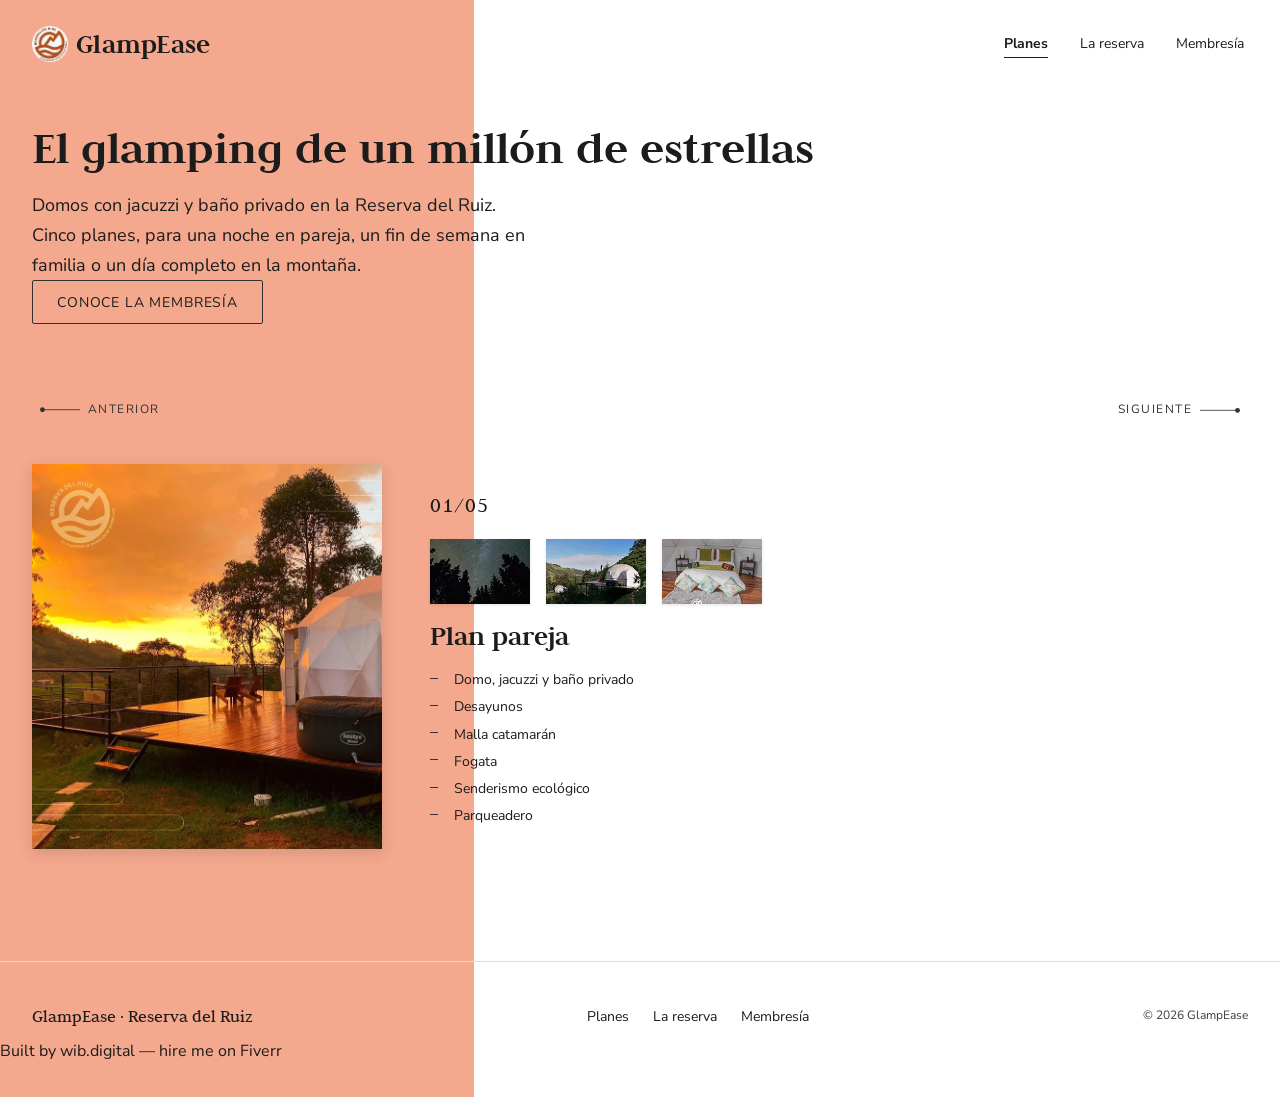
<file: index.html>
<!DOCTYPE html>
<html lang="es" data-js="off">
<head>
  <meta charset="utf-8">
  <meta name="viewport" content="width=device-width, initial-scale=1">
  <title>WIB - GlampEase</title>
  <link rel="icon" href="favicon.ico" sizes="any">
  <link rel="icon" type="image/svg+xml" href="favicon.svg">
  <link rel="icon" type="image/png" href="favicon-96x96.png" sizes="96x96">
  <link rel="apple-touch-icon" href="apple-touch-icon.png">
  <meta name="description" content="Cinco planes de glamping en la Reserva del Ruiz: domos con jacuzzi y baño privado, desayunos, fogata y senderismo ecológico, para pareja, familia o pasadía.">
  <link rel="canonical" href="https://pablowib.github.io/GlampEase-Web/">
  <meta property="og:type" content="website">
  <meta property="og:url" content="https://pablowib.github.io/GlampEase-Web/">
  <meta property="og:title" content="GlampEase · Glamping en domos en la Reserva del Ruiz">
  <meta property="og:description" content="Cinco planes de glamping en la Reserva del Ruiz: domos con jacuzzi y baño privado, desayunos, fogata y senderismo ecológico, para pareja, familia o pasadía.">
  <meta property="og:image" content="https://pablowib.github.io/GlampEase-Web/assets/img/content/og-glampease.jpg">
  <meta property="og:image:alt" content="Domo con jacuzzi en una terraza de madera durante el atardecer">
  <link rel="preconnect" href="https://fonts.googleapis.com">
  <link rel="preconnect" href="https://fonts.gstatic.com" crossorigin>
  <link rel="stylesheet" href="https://fonts.googleapis.com/css2?family=Judson:wght@400;700&family=Nunito+Sans:wght@400;600&display=swap">
  <link rel="stylesheet" href="assets/css/base.css">
  <link rel="stylesheet" href="assets/css/layout.css">
  <link rel="stylesheet" href="assets/css/components.css">
  <link rel="stylesheet" href="assets/css/pages/planes.css">
  <script>document.documentElement.dataset.js = "on";</script>
  <script src="assets/js/modules/menu.js" defer></script>
  <script src="assets/js/modules/carrusel.js" defer></script>
  <script src="assets/js/main.js" defer></script>
  <script type="application/ld+json">
  {
    "@context": "https://schema.org",
    "@type": "Person",
    "name": "Pablo Nieto Pérez",
    "url": "https://wib.digital",
    "jobTitle": "Web Designer and Developer",
    "sameAs": [
      "https://www.fiverr.com/pablonietop",
      "https://www.linkedin.com/in/pablo-nieto-perez-39a530292"
    ]
  }
  </script>
</head>

<body class="pagina pagina-inicio">
  <a class="salto-contenido" href="#contenido">Saltar al contenido</a>

  <header class="cabecera">
    <div class="contenedor cabecera__interior">
      <a class="marca" href="index.html">
        <img class="marca__sello" src="assets/img/logo/reserva-del-ruiz.png" width="36" height="36" alt="">
        <span class="marca__nombre">GlampEase</span>
      </a>

      <button class="nav-boton" type="button" aria-label="Abrir menú" aria-expanded="false" aria-controls="menu-principal" data-menu-boton>
        <svg class="nav-boton__abrir" width="24" height="24" viewBox="0 -960 960 960" fill="currentColor" aria-hidden="true" focusable="false">
          <path d="M120-240v-80h720v80H120Zm0-200v-80h720v80H120Zm0-200v-80h720v80H120Z"></path>
        </svg>
        <svg class="nav-boton__cerrar" width="24" height="24" viewBox="0 -960 960 960" fill="currentColor" aria-hidden="true" focusable="false">
          <path d="M120-240v-80h520v80H120Zm664-40L584-480l200-200 56 56-144 144 144 144-56 56ZM120-440v-80h400v80H120Zm0-200v-80h520v80H120Z"></path>
        </svg>
      </button>

      <nav class="nav" id="menu-principal" aria-label="Principal" data-menu>
        <ul class="nav__lista">
          <li><a class="nav__enlace" href="index.html" aria-current="page">Planes</a></li>
          <li><a class="nav__enlace" href="la-reserva.html">La reserva</a></li>
          <li><a class="nav__enlace" href="membresia.html">Membresía</a></li>
        </ul>
      </nav>
    </div>
  </header>

  <main id="contenido">
    <section class="intro">
      <div class="contenedor">
        <h1 class="intro__titulo">El glamping de un millón de estrellas</h1>
        <p class="intro__texto">Domos con jacuzzi y baño privado en la Reserva del Ruiz. Cinco planes, para una noche en pareja, un fin de semana en familia o un día completo en la montaña.</p>
        <p><a class="boton boton--claro" href="membresia.html">Conoce la membresía</a></p>
      </div>
    </section>

    <section class="planes" aria-roledescription="carrusel" aria-label="Planes de alojamiento" data-carrusel>
      <div class="contenedor">
        <div class="planes__controles">
          <button class="control control--anterior" type="button" data-carrusel-accion="anterior">
            <svg class="control__linea" width="58" height="8" viewBox="0 0 58 8" aria-hidden="true" focusable="false">
              <circle cx="3.5" cy="4" r="3.5" fill="currentColor"></circle>
              <line x1="5.6" y1="3.9" x2="57.4" y2="3.9" stroke="currentColor" stroke-width="1.2" stroke-linecap="round"></line>
            </svg>
            Anterior
          </button>
          <button class="control control--siguiente" type="button" data-carrusel-accion="siguiente">
            Siguiente
            <svg class="control__linea" width="58" height="7" viewBox="0 0 58 7" aria-hidden="true" focusable="false">
              <line x1="0.6" y1="3.4" x2="52.4" y2="3.4" stroke="currentColor" stroke-width="1.2" stroke-linecap="round"></line>
              <circle cx="54.5" cy="3.5" r="3.5" fill="currentColor"></circle>
            </svg>
          </button>
        </div>

        <ul class="planes__lista" aria-live="polite">
          <li class="plan" role="group" aria-roledescription="diapositiva" aria-label="Plan 1 de 5" data-carrusel-diapositiva>
            <figure class="plan__figura">
              <img src="assets/img/content/domo-atardecer.webp" width="727" height="800" alt="Domo con jacuzzi sobre una terraza de madera, con el cielo naranja del atardecer y las montañas al fondo">
            </figure>
            <div class="plan__detalle">
              <p class="plan__indice">01/05</p>
              <ul class="plan__galeria">
                <li><img src="assets/img/content/cielo-estrellado.webp" width="181" height="118" loading="lazy" alt="Cielo estrellado sobre las copas de los árboles de la reserva"></li>
                <li><img src="assets/img/content/domos-ladera.webp" width="181" height="118" loading="lazy" alt="Domos blancos repartidos en la ladera verde, entre árboles"></li>
                <li><img src="assets/img/content/interior-domo.webp" width="181" height="118" loading="lazy" alt="Interior del domo, con la cama tendida y mesas de noche a los lados"></li>
              </ul>
              <h2 class="plan__titulo">Plan pareja</h2>
              <ul class="lista-marcada">
                <li>Domo, jacuzzi y baño privado</li>
                <li>Desayunos</li>
                <li>Malla catamarán</li>
                <li>Fogata</li>
                <li>Senderismo ecológico</li>
                <li>Parqueadero</li>
              </ul>
            </div>
          </li>

          <li class="plan" role="group" aria-roledescription="diapositiva" aria-label="Plan 2 de 5" data-carrusel-diapositiva>
            <figure class="plan__figura">
              <img src="assets/img/content/domo-atardecer.webp" width="727" height="800" loading="lazy" alt="Domo con jacuzzi sobre una terraza de madera, con el cielo naranja del atardecer y las montañas al fondo">
            </figure>
            <div class="plan__detalle">
              <p class="plan__indice">02/05</p>
              <ul class="plan__galeria">
                <li><img src="assets/img/content/cielo-estrellado.webp" width="181" height="118" loading="lazy" alt="Cielo estrellado sobre las copas de los árboles de la reserva"></li>
                <li><img src="assets/img/content/domos-ladera.webp" width="181" height="118" loading="lazy" alt="Domos blancos repartidos en la ladera verde, entre árboles"></li>
                <li><img src="assets/img/content/interior-domo.webp" width="181" height="118" loading="lazy" alt="Interior del domo, con la cama tendida y mesas de noche a los lados"></li>
              </ul>
              <h2 class="plan__titulo">Plan familiar, 4 personas</h2>
              <ul class="lista-marcada">
                <li>Domo, jacuzzi y baño privado, con 2 camas adicionales</li>
                <li>Desayunos</li>
                <li>Malla catamarán</li>
                <li>Fogata</li>
                <li>Senderismo ecológico</li>
                <li>Parqueadero</li>
              </ul>
            </div>
          </li>

          <li class="plan" role="group" aria-roledescription="diapositiva" aria-label="Plan 3 de 5" data-carrusel-diapositiva>
            <figure class="plan__figura">
              <img src="assets/img/content/domo-atardecer.webp" width="727" height="800" loading="lazy" alt="Domo con jacuzzi sobre una terraza de madera, con el cielo naranja del atardecer y las montañas al fondo">
            </figure>
            <div class="plan__detalle">
              <p class="plan__indice">03/05</p>
              <ul class="plan__galeria">
                <li><img src="assets/img/content/cielo-estrellado.webp" width="181" height="118" loading="lazy" alt="Cielo estrellado sobre las copas de los árboles de la reserva"></li>
                <li><img src="assets/img/content/domos-ladera.webp" width="181" height="118" loading="lazy" alt="Domos blancos repartidos en la ladera verde, entre árboles"></li>
                <li><img src="assets/img/content/interior-domo.webp" width="181" height="118" loading="lazy" alt="Interior del domo, con la cama tendida y mesas de noche a los lados"></li>
              </ul>
              <h2 class="plan__titulo">Plan pasadía en pareja</h2>
              <ul class="lista-marcada">
                <li>Domo, jacuzzi y baño privado</li>
                <li>Almuerzos</li>
                <li>Malla catamarán</li>
                <li>Fogata</li>
                <li>Senderismo ecológico</li>
                <li>Parqueadero</li>
              </ul>
            </div>
          </li>

          <li class="plan" role="group" aria-roledescription="diapositiva" aria-label="Plan 4 de 5" data-carrusel-diapositiva>
            <figure class="plan__figura">
              <img src="assets/img/content/domo-atardecer.webp" width="727" height="800" loading="lazy" alt="Domo con jacuzzi sobre una terraza de madera, con el cielo naranja del atardecer y las montañas al fondo">
            </figure>
            <div class="plan__detalle">
              <p class="plan__indice">04/05</p>
              <ul class="plan__galeria">
                <li><img src="assets/img/content/cielo-estrellado.webp" width="181" height="118" loading="lazy" alt="Cielo estrellado sobre las copas de los árboles de la reserva"></li>
                <li><img src="assets/img/content/domos-ladera.webp" width="181" height="118" loading="lazy" alt="Domos blancos repartidos en la ladera verde, entre árboles"></li>
                <li><img src="assets/img/content/interior-domo.webp" width="181" height="118" loading="lazy" alt="Interior del domo, con la cama tendida y mesas de noche a los lados"></li>
              </ul>
              <h2 class="plan__titulo">Plan pasadía en familia</h2>
              <ul class="lista-marcada">
                <li>Domo, jacuzzi y baño privado, con 2 camas adicionales</li>
                <li>Almuerzos</li>
                <li>Malla catamarán</li>
                <li>Fogata</li>
                <li>Senderismo ecológico</li>
                <li>Parqueadero</li>
              </ul>
            </div>
          </li>

          <li class="plan" role="group" aria-roledescription="diapositiva" aria-label="Plan 5 de 5" data-carrusel-diapositiva>
            <figure class="plan__figura">
              <img src="assets/img/content/domo-atardecer.webp" width="727" height="800" loading="lazy" alt="Domo con jacuzzi sobre una terraza de madera, con el cielo naranja del atardecer y las montañas al fondo">
            </figure>
            <div class="plan__detalle">
              <p class="plan__indice">05/05</p>
              <ul class="plan__galeria">
                <li><img src="assets/img/content/cielo-estrellado.webp" width="181" height="118" loading="lazy" alt="Cielo estrellado sobre las copas de los árboles de la reserva"></li>
                <li><img src="assets/img/content/domos-ladera.webp" width="181" height="118" loading="lazy" alt="Domos blancos repartidos en la ladera verde, entre árboles"></li>
                <li><img src="assets/img/content/interior-domo.webp" width="181" height="118" loading="lazy" alt="Interior del domo, con la cama tendida y mesas de noche a los lados"></li>
              </ul>
              <h2 class="plan__titulo">Plan pareja en cabaña</h2>
              <ul class="lista-marcada">
                <li>Cabaña con baño privado</li>
                <li>Televisor</li>
                <li>Desayunos</li>
                <li>Senderismo ecológico</li>
                <li>Parqueadero</li>
              </ul>
            </div>
          </li>
        </ul>
      </div>
    </section>
  </main>

  <footer class="pie">
    <div class="contenedor pie__interior">
      <p class="pie__marca">GlampEase · Reserva del Ruiz</p>
      <nav aria-label="Pie de página">
        <ul class="pie__lista">
          <li><a class="pie__enlace" href="index.html">Planes</a></li>
          <li><a class="pie__enlace" href="la-reserva.html">La reserva</a></li>
          <li><a class="pie__enlace" href="membresia.html">Membresía</a></li>
        </ul>
      </nav>
      <p class="pie__legal">© 2026 GlampEase</p>
    </div>
    <p class="site-credit">
      Built by <a href="https://wib.digital" rel="noopener">wib.digital</a> —
      <a href="https://www.fiverr.com/pablonietop" rel="noopener">hire me on Fiverr</a>
    </p>
  </footer>
</body>
</html>
</file>
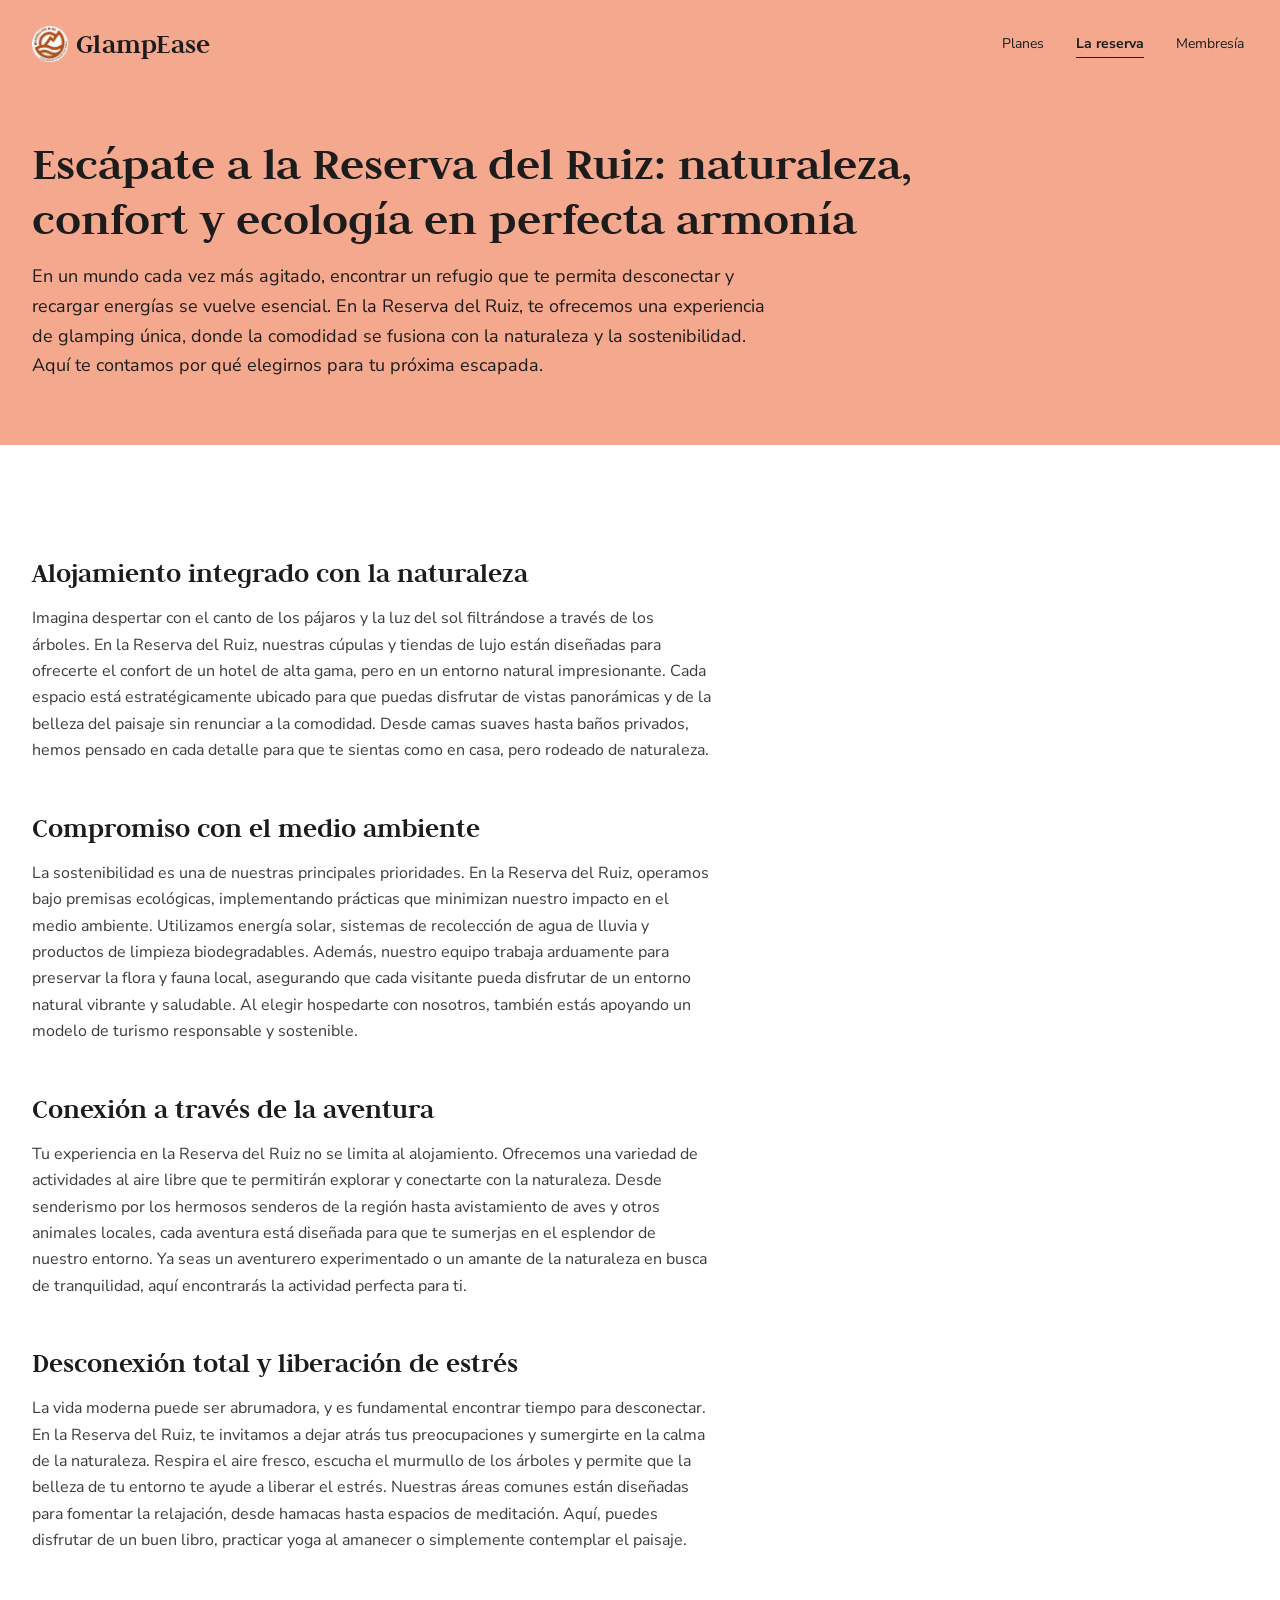
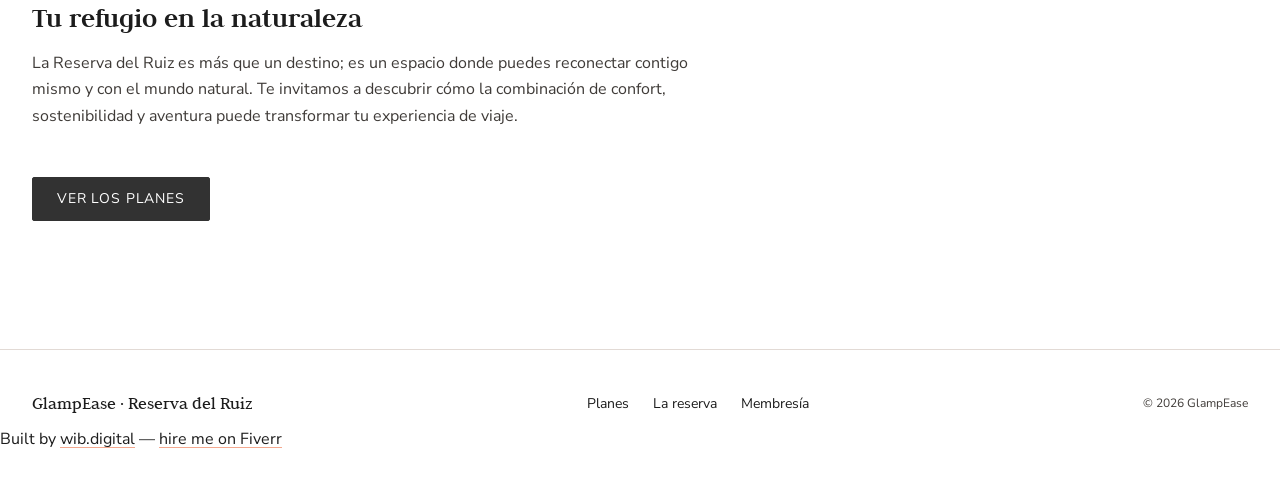
<file: la-reserva.html>
<!DOCTYPE html>
<html lang="es" data-js="off">
<head>
  <meta charset="utf-8">
  <meta name="viewport" content="width=device-width, initial-scale=1">
  <title>WIB - GlampEase | La Reserva</title>
  <link rel="icon" href="favicon.ico" sizes="any">
  <link rel="icon" type="image/svg+xml" href="favicon.svg">
  <link rel="icon" type="image/png" href="favicon-96x96.png" sizes="96x96">
  <link rel="apple-touch-icon" href="apple-touch-icon.png">
  <meta name="description" content="Cómo es hospedarse en la Reserva del Ruiz: domos integrados en el paisaje, energía solar, recolección de agua lluvia, senderismo y avistamiento de aves locales.">
  <link rel="canonical" href="https://pablowib.github.io/GlampEase-Web/la-reserva.html">
  <meta property="og:type" content="article">
  <meta property="og:url" content="https://pablowib.github.io/GlampEase-Web/la-reserva.html">
  <meta property="og:title" content="La Reserva del Ruiz: naturaleza, confort y ecología">
  <meta property="og:description" content="Cómo es hospedarse en la Reserva del Ruiz: domos integrados en el paisaje, energía solar, recolección de agua lluvia, senderismo y avistamiento de aves locales.">
  <meta property="og:image" content="https://pablowib.github.io/GlampEase-Web/assets/img/content/og-glampease.jpg">
  <meta property="og:image:alt" content="Domo con jacuzzi en una terraza de madera durante el atardecer">
  <link rel="preconnect" href="https://fonts.googleapis.com">
  <link rel="preconnect" href="https://fonts.gstatic.com" crossorigin>
  <link rel="stylesheet" href="https://fonts.googleapis.com/css2?family=Judson:wght@400;700&family=Nunito+Sans:wght@400;600&display=swap">
  <link rel="stylesheet" href="assets/css/base.css">
  <link rel="stylesheet" href="assets/css/layout.css">
  <link rel="stylesheet" href="assets/css/components.css">
  <script>document.documentElement.dataset.js = "on";</script>
  <script src="assets/js/modules/menu.js" defer></script>
  <script src="assets/js/main.js" defer></script>
</head>

<body class="pagina">
  <a class="salto-contenido" href="#contenido">Saltar al contenido</a>

  <header class="cabecera">
    <div class="contenedor cabecera__interior">
      <a class="marca" href="index.html">
        <img class="marca__sello" src="assets/img/logo/reserva-del-ruiz.png" width="36" height="36" alt="">
        <span class="marca__nombre">GlampEase</span>
      </a>

      <button class="nav-boton" type="button" aria-label="Abrir menú" aria-expanded="false" aria-controls="menu-principal" data-menu-boton>
        <svg class="nav-boton__abrir" width="24" height="24" viewBox="0 -960 960 960" fill="currentColor" aria-hidden="true" focusable="false">
          <path d="M120-240v-80h720v80H120Zm0-200v-80h720v80H120Zm0-200v-80h720v80H120Z"></path>
        </svg>
        <svg class="nav-boton__cerrar" width="24" height="24" viewBox="0 -960 960 960" fill="currentColor" aria-hidden="true" focusable="false">
          <path d="M120-240v-80h520v80H120Zm664-40L584-480l200-200 56 56-144 144 144 144-56 56ZM120-440v-80h400v80H120Zm0-200v-80h520v80H120Z"></path>
        </svg>
      </button>

      <nav class="nav" id="menu-principal" aria-label="Principal" data-menu>
        <ul class="nav__lista">
          <li><a class="nav__enlace" href="index.html">Planes</a></li>
          <li><a class="nav__enlace" href="la-reserva.html" aria-current="page">La reserva</a></li>
          <li><a class="nav__enlace" href="membresia.html">Membresía</a></li>
        </ul>
      </nav>
    </div>
  </header>

  <main id="contenido">
    <article>
      <div class="encabezado-pagina">
        <div class="contenedor">
          <h1>Escápate a la Reserva del Ruiz: naturaleza, confort y ecología en perfecta armonía</h1>
          <p class="encabezado-pagina__entrada">En un mundo cada vez más agitado, encontrar un refugio que te permita desconectar y recargar energías se vuelve esencial. En la Reserva del Ruiz, te ofrecemos una experiencia de glamping única, donde la comodidad se fusiona con la naturaleza y la sostenibilidad. Aquí te contamos por qué elegirnos para tu próxima escapada.</p>
        </div>
      </div>

      <div class="seccion">
        <div class="contenedor">
          <div class="prosa">
            <h2>Alojamiento integrado con la naturaleza</h2>
            <p>Imagina despertar con el canto de los pájaros y la luz del sol filtrándose a través de los árboles. En la Reserva del Ruiz, nuestras cúpulas y tiendas de lujo están diseñadas para ofrecerte el confort de un hotel de alta gama, pero en un entorno natural impresionante. Cada espacio está estratégicamente ubicado para que puedas disfrutar de vistas panorámicas y de la belleza del paisaje sin renunciar a la comodidad. Desde camas suaves hasta baños privados, hemos pensado en cada detalle para que te sientas como en casa, pero rodeado de naturaleza.</p>

            <h2>Compromiso con el medio ambiente</h2>
            <p>La sostenibilidad es una de nuestras principales prioridades. En la Reserva del Ruiz, operamos bajo premisas ecológicas, implementando prácticas que minimizan nuestro impacto en el medio ambiente. Utilizamos energía solar, sistemas de recolección de agua de lluvia y productos de limpieza biodegradables. Además, nuestro equipo trabaja arduamente para preservar la flora y fauna local, asegurando que cada visitante pueda disfrutar de un entorno natural vibrante y saludable. Al elegir hospedarte con nosotros, también estás apoyando un modelo de turismo responsable y sostenible.</p>

            <h2>Conexión a través de la aventura</h2>
            <p>Tu experiencia en la Reserva del Ruiz no se limita al alojamiento. Ofrecemos una variedad de actividades al aire libre que te permitirán explorar y conectarte con la naturaleza. Desde senderismo por los hermosos senderos de la región hasta avistamiento de aves y otros animales locales, cada aventura está diseñada para que te sumerjas en el esplendor de nuestro entorno. Ya seas un aventurero experimentado o un amante de la naturaleza en busca de tranquilidad, aquí encontrarás la actividad perfecta para ti.</p>

            <h2>Desconexión total y liberación de estrés</h2>
            <p>La vida moderna puede ser abrumadora, y es fundamental encontrar tiempo para desconectar. En la Reserva del Ruiz, te invitamos a dejar atrás tus preocupaciones y sumergirte en la calma de la naturaleza. Respira el aire fresco, escucha el murmullo de los árboles y permite que la belleza de tu entorno te ayude a liberar el estrés. Nuestras áreas comunes están diseñadas para fomentar la relajación, desde hamacas hasta espacios de meditación. Aquí, puedes disfrutar de un buen libro, practicar yoga al amanecer o simplemente contemplar el paisaje.</p>

            <h2>Tu refugio en la naturaleza</h2>
            <p>La Reserva del Ruiz es más que un destino; es un espacio donde puedes reconectar contigo mismo y con el mundo natural. Te invitamos a descubrir cómo la combinación de confort, sostenibilidad y aventura puede transformar tu experiencia de viaje.</p>
          </div>

          <p class="seccion__cierre"><a class="boton" href="index.html">Ver los planes</a></p>
        </div>
      </div>
    </article>
  </main>

  <footer class="pie">
    <div class="contenedor pie__interior">
      <p class="pie__marca">GlampEase · Reserva del Ruiz</p>
      <nav aria-label="Pie de página">
        <ul class="pie__lista">
          <li><a class="pie__enlace" href="index.html">Planes</a></li>
          <li><a class="pie__enlace" href="la-reserva.html">La reserva</a></li>
          <li><a class="pie__enlace" href="membresia.html">Membresía</a></li>
        </ul>
      </nav>
      <p class="pie__legal">© 2026 GlampEase</p>
    </div>
    <p class="site-credit">
      Built by <a href="https://wib.digital" rel="noopener">wib.digital</a> —
      <a href="https://www.fiverr.com/pablonietop" rel="noopener">hire me on Fiverr</a>
    </p>
  </footer>
</body>
</html>
</file>
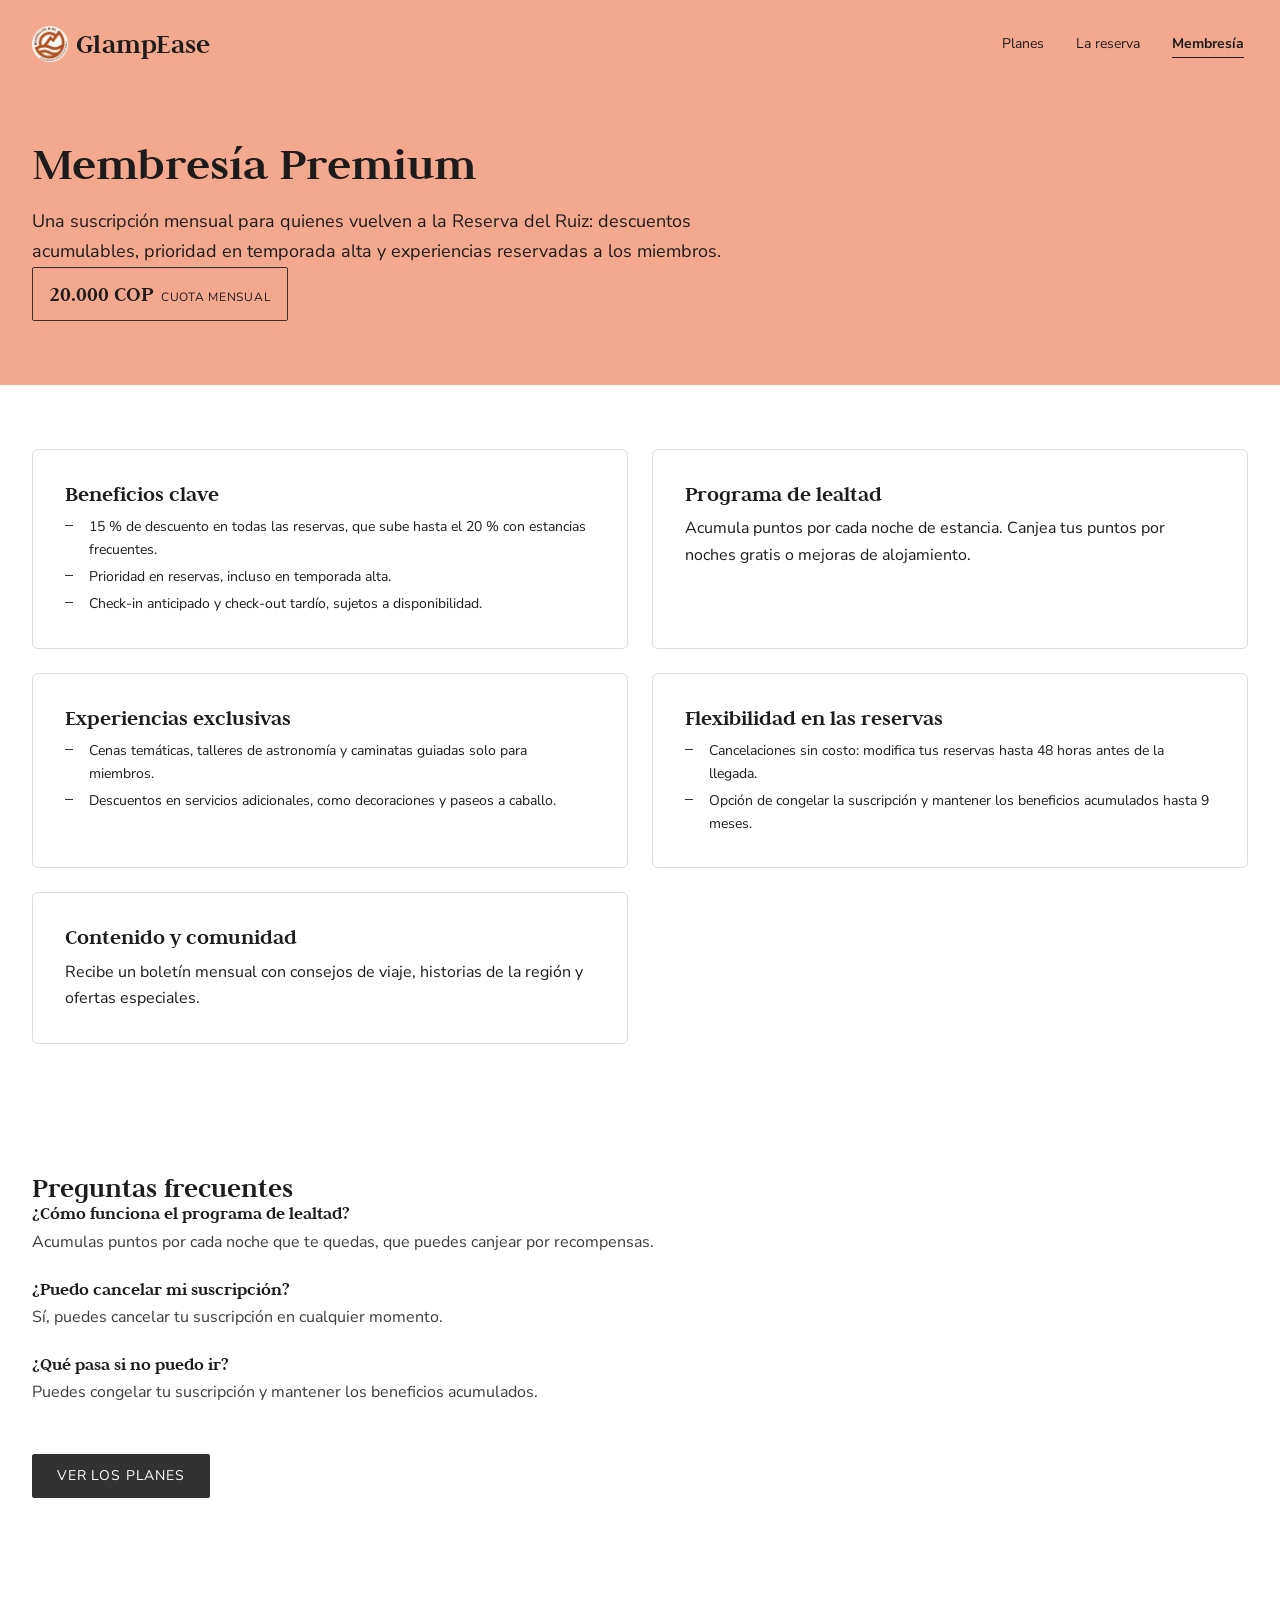
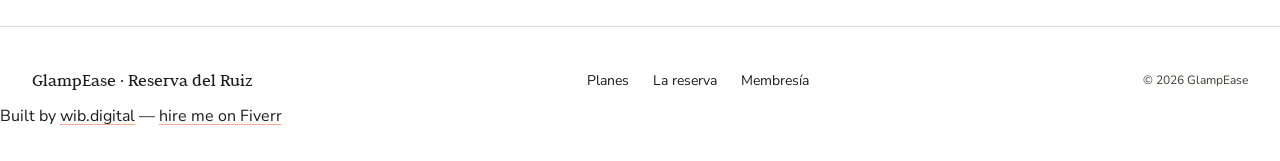
<file: membresia.html>
<!DOCTYPE html>
<html lang="es" data-js="off">
<head>
  <meta charset="utf-8">
  <meta name="viewport" content="width=device-width, initial-scale=1">
  <title>WIB - GlampEase | Membresia</title>
  <link rel="icon" href="favicon.ico" sizes="any">
  <link rel="icon" type="image/svg+xml" href="favicon.svg">
  <link rel="icon" type="image/png" href="favicon-96x96.png" sizes="96x96">
  <link rel="apple-touch-icon" href="apple-touch-icon.png">
  <meta name="description" content="La membresía Premium de GlampEase: 15 % de descuento en reservas, prioridad en temporada alta, check-in flexible y experiencias exclusivas para miembros.">
  <link rel="canonical" href="https://pablowib.github.io/GlampEase-Web/membresia.html">
  <meta property="og:type" content="website">
  <meta property="og:url" content="https://pablowib.github.io/GlampEase-Web/membresia.html">
  <meta property="og:title" content="Membresía Premium: beneficios y programa de lealtad">
  <meta property="og:description" content="La membresía Premium de GlampEase: 15 % de descuento en reservas, prioridad en temporada alta, check-in flexible y experiencias exclusivas para miembros.">
  <meta property="og:image" content="https://pablowib.github.io/GlampEase-Web/assets/img/content/og-glampease.jpg">
  <meta property="og:image:alt" content="Domo con jacuzzi en una terraza de madera durante el atardecer">
  <link rel="preconnect" href="https://fonts.googleapis.com">
  <link rel="preconnect" href="https://fonts.gstatic.com" crossorigin>
  <link rel="stylesheet" href="https://fonts.googleapis.com/css2?family=Judson:wght@400;700&family=Nunito+Sans:wght@400;600&display=swap">
  <link rel="stylesheet" href="assets/css/base.css">
  <link rel="stylesheet" href="assets/css/layout.css">
  <link rel="stylesheet" href="assets/css/components.css">
  <script>document.documentElement.dataset.js = "on";</script>
  <script src="assets/js/modules/menu.js" defer></script>
  <script src="assets/js/main.js" defer></script>
</head>

<body class="pagina">
  <a class="salto-contenido" href="#contenido">Saltar al contenido</a>

  <header class="cabecera">
    <div class="contenedor cabecera__interior">
      <a class="marca" href="index.html">
        <img class="marca__sello" src="assets/img/logo/reserva-del-ruiz.png" width="36" height="36" alt="">
        <span class="marca__nombre">GlampEase</span>
      </a>

      <button class="nav-boton" type="button" aria-label="Abrir menú" aria-expanded="false" aria-controls="menu-principal" data-menu-boton>
        <svg class="nav-boton__abrir" width="24" height="24" viewBox="0 -960 960 960" fill="currentColor" aria-hidden="true" focusable="false">
          <path d="M120-240v-80h720v80H120Zm0-200v-80h720v80H120Zm0-200v-80h720v80H120Z"></path>
        </svg>
        <svg class="nav-boton__cerrar" width="24" height="24" viewBox="0 -960 960 960" fill="currentColor" aria-hidden="true" focusable="false">
          <path d="M120-240v-80h520v80H120Zm664-40L584-480l200-200 56 56-144 144 144 144-56 56ZM120-440v-80h400v80H120Zm0-200v-80h520v80H120Z"></path>
        </svg>
      </button>

      <nav class="nav" id="menu-principal" aria-label="Principal" data-menu>
        <ul class="nav__lista">
          <li><a class="nav__enlace" href="index.html">Planes</a></li>
          <li><a class="nav__enlace" href="la-reserva.html">La reserva</a></li>
          <li><a class="nav__enlace" href="membresia.html" aria-current="page">Membresía</a></li>
        </ul>
      </nav>
    </div>
  </header>

  <main id="contenido">
    <div class="encabezado-pagina">
      <div class="contenedor">
        <h1>Membresía Premium</h1>
        <p class="encabezado-pagina__entrada">Una suscripción mensual para quienes vuelven a la Reserva del Ruiz: descuentos acumulables, prioridad en temporada alta y experiencias reservadas a los miembros.</p>
        <p class="dato">
          <span class="dato__valor">20.000 COP</span>
          <span class="dato__etiqueta">Cuota mensual</span>
        </p>
      </div>
    </div>

    <section class="seccion">
      <div class="contenedor">
        <h2 class="solo-lectores">Qué incluye la membresía</h2>
        <ul class="rejilla-tarjetas">
          <li class="tarjeta">
            <h3 class="tarjeta__titulo">Beneficios clave</h3>
            <ul class="lista-marcada">
              <li>15 % de descuento en todas las reservas, que sube hasta el 20 % con estancias frecuentes.</li>
              <li>Prioridad en reservas, incluso en temporada alta.</li>
              <li>Check-in anticipado y check-out tardío, sujetos a disponibilidad.</li>
            </ul>
          </li>

          <li class="tarjeta">
            <h3 class="tarjeta__titulo">Programa de lealtad</h3>
            <p>Acumula puntos por cada noche de estancia. Canjea tus puntos por noches gratis o mejoras de alojamiento.</p>
          </li>

          <li class="tarjeta">
            <h3 class="tarjeta__titulo">Experiencias exclusivas</h3>
            <ul class="lista-marcada">
              <li>Cenas temáticas, talleres de astronomía y caminatas guiadas solo para miembros.</li>
              <li>Descuentos en servicios adicionales, como decoraciones y paseos a caballo.</li>
            </ul>
          </li>

          <li class="tarjeta">
            <h3 class="tarjeta__titulo">Flexibilidad en las reservas</h3>
            <ul class="lista-marcada">
              <li>Cancelaciones sin costo: modifica tus reservas hasta 48 horas antes de la llegada.</li>
              <li>Opción de congelar la suscripción y mantener los beneficios acumulados hasta 9 meses.</li>
            </ul>
          </li>

          <li class="tarjeta">
            <h3 class="tarjeta__titulo">Contenido y comunidad</h3>
            <p>Recibe un boletín mensual con consejos de viaje, historias de la región y ofertas especiales.</p>
          </li>
        </ul>
      </div>
    </section>

    <section class="seccion">
      <div class="contenedor">
        <h2>Preguntas frecuentes</h2>
        <div class="faq">
          <div>
            <h3 class="faq__pregunta">¿Cómo funciona el programa de lealtad?</h3>
            <p class="faq__respuesta">Acumulas puntos por cada noche que te quedas, que puedes canjear por recompensas.</p>
          </div>
          <div>
            <h3 class="faq__pregunta">¿Puedo cancelar mi suscripción?</h3>
            <p class="faq__respuesta">Sí, puedes cancelar tu suscripción en cualquier momento.</p>
          </div>
          <div>
            <h3 class="faq__pregunta">¿Qué pasa si no puedo ir?</h3>
            <p class="faq__respuesta">Puedes congelar tu suscripción y mantener los beneficios acumulados.</p>
          </div>
        </div>

        <p class="seccion__cierre"><a class="boton" href="index.html">Ver los planes</a></p>
      </div>
    </section>
  </main>

  <footer class="pie">
    <div class="contenedor pie__interior">
      <p class="pie__marca">GlampEase · Reserva del Ruiz</p>
      <nav aria-label="Pie de página">
        <ul class="pie__lista">
          <li><a class="pie__enlace" href="index.html">Planes</a></li>
          <li><a class="pie__enlace" href="la-reserva.html">La reserva</a></li>
          <li><a class="pie__enlace" href="membresia.html">Membresía</a></li>
        </ul>
      </nav>
      <p class="pie__legal">© 2026 GlampEase</p>
    </div>
    <p class="site-credit">
      Built by <a href="https://wib.digital" rel="noopener">wib.digital</a> —
      <a href="https://www.fiverr.com/pablonietop" rel="noopener">hire me on Fiverr</a>
    </p>
  </footer>
</body>
</html>
</file>
<file: assets/css/base.css>
/* ==========================================================================
   base.css — variables, reset, tipografía
   ========================================================================== */

/* --- Variables ---------------------------------------------------------- */

:root {
  /* Color. La paleta sale del propio sitio: el durazno del fondo original
     (#f4a88e), el gris de los botones (#323232) y el blanco de la mitad
     derecha de la composición. */
  --color-fondo: #ffffff;
  --color-acento: #f4a88e;
  --color-acento-claro: #fbdfd3;
  --color-texto: #1c1c1c;
  --color-texto-suave: #3f3b38; /* 5.7:1 sobre el durazno, 11:1 sobre blanco */
  --color-oscuro: #323232;
  --color-oscuro-hover: #101010;
  --color-borde: #e2dad5;
  --color-error: #9b2c20;

  /* Tipografía */
  --fuente-titulo: "Judson", Georgia, "Times New Roman", serif;
  --fuente-texto: "Nunito Sans", "Segoe UI", system-ui, sans-serif;

  --texto-xs: 0.75rem;    /* 12px */
  --texto-sm: 0.875rem;   /* 14px */
  --texto-base: 1rem;     /* 16px */
  --texto-md: 1.125rem;   /* 18px */
  --texto-lg: 1.375rem;   /* 22px */
  --texto-xl: 1.75rem;    /* 28px */
  --texto-2xl: 2.25rem;   /* 36px */
  --texto-3xl: 3rem;      /* 48px */

  --interlineado-ajustado: 1.15;
  --interlineado-texto: 1.65;
  --medida-lectura: 68ch;

  /* Espaciado: 4 · 8 · 16 · 24 · 32 · 48 · 64 · 96 */
  --espacio-1: 0.25rem;
  --espacio-2: 0.5rem;
  --espacio-3: 1rem;
  --espacio-4: 1.5rem;
  --espacio-5: 2rem;
  --espacio-6: 3rem;
  --espacio-7: 4rem;
  --espacio-8: 6rem;

  /* Formas y movimiento */
  --radio-sm: 2px;
  --radio-md: 6px;
  --sombra-sutil: 0 1px 3px rgba(28, 28, 28, 0.12);
  --sombra-media: 0 4px 14px rgba(28, 28, 28, 0.14);
  --transicion: 180ms ease;
  --ancho-maximo: 1360px;
  --alto-tactil: 44px;
}

/* --- Reset -------------------------------------------------------------- */

*,
*::before,
*::after {
  box-sizing: border-box;
}

html {
  -webkit-text-size-adjust: 100%;
}

body,
h1,
h2,
h3,
h4,
p,
ul,
ol,
li,
figure,
blockquote {
  margin: 0;
  padding: 0;
}

ul[class],
ol[class] {
  list-style: none;
}

img,
svg {
  display: block;
  max-width: 100%;
  height: auto;
}

button,
input,
select,
textarea {
  font: inherit;
  color: inherit;
}

button {
  background: none;
  border: none;
  cursor: pointer;
}

@media (prefers-reduced-motion: reduce) {
  *,
  *::before,
  *::after {
    animation-duration: 0.01ms !important;
    animation-iteration-count: 1 !important;
    transition-duration: 0.01ms !important;
    scroll-behavior: auto !important;
  }
}

/* --- Base --------------------------------------------------------------- */

html,
body {
  overflow-x: hidden;
}

body {
  min-height: 100vh;
  margin: 0;
  background-color: var(--color-fondo);
  color: var(--color-texto);
  font-family: var(--fuente-texto);
  font-size: var(--texto-base);
  line-height: var(--interlineado-texto);
  -webkit-font-smoothing: antialiased;
}

h1,
h2,
h3 {
  font-family: var(--fuente-titulo);
  font-weight: 700;
  line-height: var(--interlineado-ajustado);
  text-wrap: balance;
}

h1 {
  font-size: var(--texto-2xl);
}

h2 {
  font-size: var(--texto-xl);
}

h3 {
  font-size: var(--texto-lg);
}

p {
  max-width: var(--medida-lectura);
}

a {
  color: inherit;
  text-decoration-color: var(--color-acento);
  text-underline-offset: 3px;
  transition: color var(--transicion), text-decoration-color var(--transicion);
}

a:hover {
  text-decoration-color: currentColor;
}

:focus-visible {
  outline: 2px solid var(--color-oscuro);
  outline-offset: 3px;
  border-radius: var(--radio-sm);
}

::selection {
  background: var(--color-acento-claro);
}

/* --- Utilidades --------------------------------------------------------- */

.solo-lectores {
  position: absolute;
  width: 1px;
  height: 1px;
  margin: -1px;
  padding: 0;
  overflow: hidden;
  clip: rect(0 0 0 0);
  clip-path: inset(50%);
  white-space: nowrap;
}

.salto-contenido {
  position: absolute;
  top: var(--espacio-2);
  left: var(--espacio-2);
  z-index: 20;
  display: inline-flex;
  align-items: center;
  min-height: var(--alto-tactil);
  padding: var(--espacio-2) var(--espacio-3);
  background: var(--color-oscuro);
  color: #ffffff;
  font-size: var(--texto-sm);
  text-decoration: none;
  transform: translateY(-200%);
  transition: transform var(--transicion);
}

.salto-contenido:focus {
  transform: translateY(0);
}

/* --- Media queries ------------------------------------------------------ */

@media (min-width: 768px) {
  :root {
    --texto-2xl: 2.5rem;
  }
}

@media (min-width: 1024px) {
  :root {
    --texto-2xl: 3rem;
    --texto-3xl: 3.5rem;
  }
}
</file>
<file: assets/css/layout.css>
/* ==========================================================================
   layout.css — contenedores, cabecera, navegación, pie, esqueleto de página
   ========================================================================== */

/* --- Contenedores ------------------------------------------------------- */

.contenedor {
  width: 100%;
  max-width: var(--ancho-maximo);
  margin: 0 auto;
  padding-inline: var(--espacio-3);
}

.pagina {
  display: flex;
  min-height: 100vh;
  flex-direction: column;
}

.pagina > main {
  flex: 1 0 auto;
}

.seccion {
  padding-block: var(--espacio-6);
}

.seccion__cierre {
  margin-top: var(--espacio-6);
}

/* --- Cabecera ----------------------------------------------------------- */

.cabecera {
  position: relative;
  z-index: 10;
  background: var(--color-acento);
}

.cabecera__interior {
  display: flex;
  align-items: center;
  justify-content: space-between;
  gap: var(--espacio-3);
  min-height: 72px;
}

.marca {
  display: inline-flex;
  align-items: center;
  gap: var(--espacio-2);
  min-height: var(--alto-tactil);
  text-decoration: none;
}

.marca__sello {
  width: 36px;
  height: 36px;
}

.marca__nombre {
  font-family: var(--fuente-titulo);
  font-size: var(--texto-lg);
  font-weight: 700;
  letter-spacing: 0.01em;
}

/* --- Navegación --------------------------------------------------------- */

.nav-boton {
  display: none;
  align-items: center;
  justify-content: center;
  width: var(--alto-tactil);
  height: var(--alto-tactil);
  margin-right: calc(var(--espacio-2) * -1);
  color: var(--color-texto);
}

.nav-boton__cerrar {
  display: none;
}

.nav-boton[aria-expanded="true"] .nav-boton__abrir {
  display: none;
}

.nav-boton[aria-expanded="true"] .nav-boton__cerrar {
  display: block;
}

.nav__lista {
  display: flex;
  flex-wrap: wrap;
  align-items: center;
  gap: var(--espacio-4);
}

.nav__enlace {
  position: relative;
  display: inline-flex;
  align-items: center;
  min-height: var(--alto-tactil);
  padding-inline: var(--espacio-1);
  font-size: var(--texto-sm);
  text-decoration: none;
}

.nav__enlace::after {
  content: "";
  position: absolute;
  bottom: 8px;
  left: var(--espacio-1);
  width: 0;
  height: 1px;
  background: var(--color-texto);
  transition: width var(--transicion);
}

.nav__enlace:hover::after,
.nav__enlace:focus-visible::after,
.nav__enlace[aria-current="page"]::after {
  width: calc(100% - var(--espacio-2));
}

/* Menú desplegable: solo cuando el JS está disponible. Sin JS la lista de
   enlaces queda visible bajo la marca y el sitio sigue siendo navegable. */
[data-js="on"] .nav-boton {
  display: inline-flex;
}

[data-js="on"] .nav {
  position: fixed;
  inset: 72px 0 0;
  display: none;
  padding: var(--espacio-5) var(--espacio-3);
  background: var(--color-acento);
}

[data-js="on"] .nav--abierto {
  display: block;
}

[data-js="on"] .nav__lista {
  flex-direction: column;
  align-items: stretch;
  gap: var(--espacio-2);
  text-align: center;
}

[data-js="on"] .nav__enlace {
  justify-content: center;
  font-size: var(--texto-md);
}

[data-js="on"] .nav__enlace::after {
  display: none;
}

[data-js="on"] .nav__enlace[aria-current="page"] {
  font-weight: 700;
}

.sin-scroll {
  overflow: hidden;
}

/* --- Encabezado de página interior -------------------------------------- */

.encabezado-pagina {
  padding-block: var(--espacio-5) var(--espacio-6);
  background: var(--color-acento);
}

.encabezado-pagina__entrada {
  margin-top: var(--espacio-3);
  font-size: var(--texto-md);
}

/* --- Pie ---------------------------------------------------------------- */

.pie {
  margin-top: var(--espacio-7);
  padding-block: var(--espacio-5);
  border-top: 1px solid var(--color-borde);
}

.pie__interior {
  display: flex;
  flex-direction: column;
  gap: var(--espacio-4);
}

.pie__marca {
  font-family: var(--fuente-titulo);
  font-size: var(--texto-md);
}

.pie__lista {
  display: flex;
  flex-wrap: wrap;
  gap: var(--espacio-2) var(--espacio-4);
}

.pie__enlace {
  display: inline-flex;
  align-items: center;
  min-height: var(--alto-tactil);
  font-size: var(--texto-sm);
  text-decoration: none;
}

.pie__enlace:hover {
  text-decoration: underline;
}

.pie__legal {
  color: var(--color-texto-suave);
  font-size: var(--texto-xs);
}

/* --- Media queries ------------------------------------------------------ */

@media (min-width: 768px) {
  .contenedor {
    padding-inline: var(--espacio-5);
  }

  .seccion {
    padding-block: var(--espacio-7);
  }

  [data-js="on"] .nav-boton {
    display: none;
  }

  [data-js="on"] .nav {
    position: static;
    display: block;
    padding: 0;
    background: none;
  }

  [data-js="on"] .nav__lista {
    flex-direction: row;
    gap: var(--espacio-4);
  }

  [data-js="on"] .nav__enlace {
    font-size: var(--texto-sm);
  }

  [data-js="on"] .nav__enlace::after {
    display: block;
  }

  .pie__interior {
    flex-direction: row;
    align-items: center;
    justify-content: space-between;
    flex-wrap: wrap;
  }

  .encabezado-pagina {
    padding-block: var(--espacio-6) var(--espacio-7);
  }
}

@media (min-width: 1024px) {
  .cabecera__interior {
    min-height: 88px;
  }

  .marca__nombre {
    font-size: var(--texto-xl);
  }

  .nav__lista {
    gap: var(--espacio-6);
  }
}
</file>
<file: assets/css/components.css>
/* ==========================================================================
   components.css — botones, tarjetas, listas, prosa
   ========================================================================== */

/* --- Botones y llamadas a la acción ------------------------------------- */

.boton {
  display: inline-flex;
  align-items: center;
  justify-content: center;
  gap: var(--espacio-2);
  min-height: var(--alto-tactil);
  padding: var(--espacio-2) var(--espacio-4);
  border: 1px solid var(--color-oscuro);
  border-radius: var(--radio-sm);
  background: var(--color-oscuro);
  color: #ffffff;
  font-size: var(--texto-sm);
  letter-spacing: 0.06em;
  text-decoration: none;
  text-transform: uppercase;
  transition: background-color var(--transicion), border-color var(--transicion),
    color var(--transicion), transform var(--transicion);
}

.boton:hover {
  background: var(--color-oscuro-hover);
  border-color: var(--color-oscuro-hover);
}

.boton:active {
  transform: translateY(1px);
}

.boton[aria-disabled="true"],
.boton:disabled {
  background: var(--color-borde);
  border-color: var(--color-borde);
  color: var(--color-texto-suave);
  cursor: not-allowed;
  pointer-events: none;
}

.boton--claro {
  background: transparent;
  color: var(--color-texto);
}

.boton--claro:hover {
  background: var(--color-oscuro);
  color: #ffffff;
}

/* --- Tarjetas ----------------------------------------------------------- */

.tarjeta {
  padding: var(--espacio-4);
  border: 1px solid var(--color-borde);
  border-radius: var(--radio-md);
  background: var(--color-fondo);
}

.tarjeta__titulo {
  margin-bottom: var(--espacio-2);
  font-size: var(--texto-lg);
}

.rejilla-tarjetas {
  display: grid;
  gap: var(--espacio-4);
  grid-template-columns: 1fr;
}

/* --- Listas ------------------------------------------------------------- */

.lista-marcada {
  display: flex;
  flex-direction: column;
  gap: var(--espacio-1);
  max-width: var(--medida-lectura);
}

.lista-marcada li {
  position: relative;
  padding-left: var(--espacio-4);
  font-size: var(--texto-sm);
}

.lista-marcada li::before {
  content: "";
  position: absolute;
  top: 0.7em;
  left: 0;
  width: 8px;
  height: 1px;
  background: var(--color-oscuro);
}

.lista-numerada {
  display: flex;
  flex-direction: column;
  gap: var(--espacio-2);
  max-width: var(--medida-lectura);
  padding-left: var(--espacio-4);
  list-style: decimal;
}

/* --- Prosa -------------------------------------------------------------- */

.prosa {
  max-width: var(--medida-lectura);
}

.prosa > * + * {
  margin-top: var(--espacio-3);
}

.prosa h2 {
  margin-top: var(--espacio-6);
}

.prosa h3 {
  margin-top: var(--espacio-5);
}

.prosa p {
  color: var(--color-texto-suave);
}

/* --- Preguntas frecuentes ----------------------------------------------- */

.faq {
  display: flex;
  flex-direction: column;
  gap: var(--espacio-4);
  max-width: var(--medida-lectura);
}

.faq__pregunta {
  font-size: var(--texto-md);
}

.faq__respuesta {
  margin-top: var(--espacio-1);
  color: var(--color-texto-suave);
}

/* --- Dato destacado ----------------------------------------------------- */

.dato {
  display: inline-flex;
  align-items: baseline;
  gap: var(--espacio-2);
  padding: var(--espacio-2) var(--espacio-3);
  border: 1px solid var(--color-oscuro);
  border-radius: var(--radio-sm);
}

.dato__valor {
  font-family: var(--fuente-titulo);
  font-size: var(--texto-lg);
  font-weight: 700;
}

.dato__etiqueta {
  font-size: var(--texto-xs);
  letter-spacing: 0.06em;
  text-transform: uppercase;
}

/* --- Media queries ------------------------------------------------------ */

@media (min-width: 768px) {
  .rejilla-tarjetas {
    grid-template-columns: repeat(2, 1fr);
  }

  .tarjeta {
    padding: var(--espacio-5);
  }
}

@media (min-width: 1024px) {
  .rejilla-tarjetas--tres {
    grid-template-columns: repeat(3, 1fr);
  }
}
</file>
<file: assets/css/pages/planes.css>
/* ==========================================================================
   pages/planes.css — portada: franja de color, entrada y carrusel de planes
   ========================================================================== */

/* --- Franja de color ---------------------------------------------------- */
/* En móvil, la cabecera y la entrada comparten el fondo durazno. A partir de
   1024px se recupera la composición original: columna de color al 37 % del
   ancho, blanco el resto. Antes era un JPEG de 3856x2366 con dos colores. */

.pagina-inicio .cabecera,
.pagina-inicio .intro {
  background: var(--color-acento);
}

/* --- Entrada ------------------------------------------------------------ */

.intro {
  padding-block: var(--espacio-4) var(--espacio-6);
}

.intro__texto {
  margin-top: var(--espacio-3);
  max-width: 46ch;
  font-size: var(--texto-md);
}

/* --- Carrusel ----------------------------------------------------------- */

.planes {
  padding-bottom: var(--espacio-6);
}

/* Sin JS los controles no harían nada, así que no se muestran: los cinco
   planes quedan uno debajo de otro y la página sigue siendo legible. */
.planes__controles {
  display: none;
  align-items: center;
  justify-content: space-between;
  margin-bottom: var(--espacio-5);
}

[data-js="on"] .planes__controles {
  display: flex;
}

[data-js="on"] .plan:not(.plan--activa) {
  display: none;
}

.control {
  display: inline-flex;
  align-items: center;
  gap: var(--espacio-2);
  min-height: var(--alto-tactil);
  padding: var(--espacio-2);
  color: var(--color-oscuro);
  font-size: var(--texto-xs);
  letter-spacing: 0.12em;
  text-transform: uppercase;
}

.control__linea {
  width: 40px;
  height: auto;
  transition: transform var(--transicion);
}

.control--anterior:hover .control__linea {
  transform: translateX(-4px);
}

.control--siguiente:hover .control__linea {
  transform: translateX(4px);
}

.control:active .control__linea {
  transform: none;
}

/* --- Tarjeta de plan ---------------------------------------------------- */

.planes__lista {
  display: flex;
  flex-direction: column;
  gap: var(--espacio-7);
}

.plan {
  display: flex;
  flex-direction: column;
  gap: var(--espacio-4);
}

.plan__figura {
  max-width: 320px;
}

.plan__figura img {
  width: 100%;
  height: auto;
  box-shadow: var(--sombra-media);
}

.plan__detalle {
  display: flex;
  flex-direction: column;
  gap: var(--espacio-3);
}

.plan__indice {
  font-family: var(--fuente-titulo);
  font-size: var(--texto-lg);
  letter-spacing: 0.04em;
}

.plan__galeria {
  display: flex;
  flex-wrap: wrap;
  gap: var(--espacio-3);
}

.plan__galeria img {
  width: 84px;
  height: auto;
  box-shadow: var(--sombra-sutil);
}

.plan__titulo {
  font-size: var(--texto-xl);
}

/* --- Media queries ------------------------------------------------------ */

@media (min-width: 480px) {
  .plan__galeria img {
    width: 100px;
  }
}

@media (min-width: 768px) {
  .intro {
    padding-block: var(--espacio-5) var(--espacio-7);
  }

  .plan {
    flex-direction: row;
    align-items: center;
    gap: var(--espacio-6);
  }

  .plan__figura {
    flex: 0 0 300px;
    max-width: 300px;
  }

  .plan__detalle {
    flex: 1 1 auto;
  }
}

@media (min-width: 1024px) {
  .pagina-inicio {
    background: linear-gradient(90deg, var(--color-acento) 0 37%, var(--color-fondo) 37%);
  }

  .pagina-inicio .cabecera,
  .pagina-inicio .intro {
    background: transparent;
  }

  .plan__figura {
    flex-basis: 350px;
    max-width: 350px;
  }
}

@media (min-width: 1440px) {
  .intro__titulo {
    font-size: var(--texto-3xl);
  }
}
</file>
